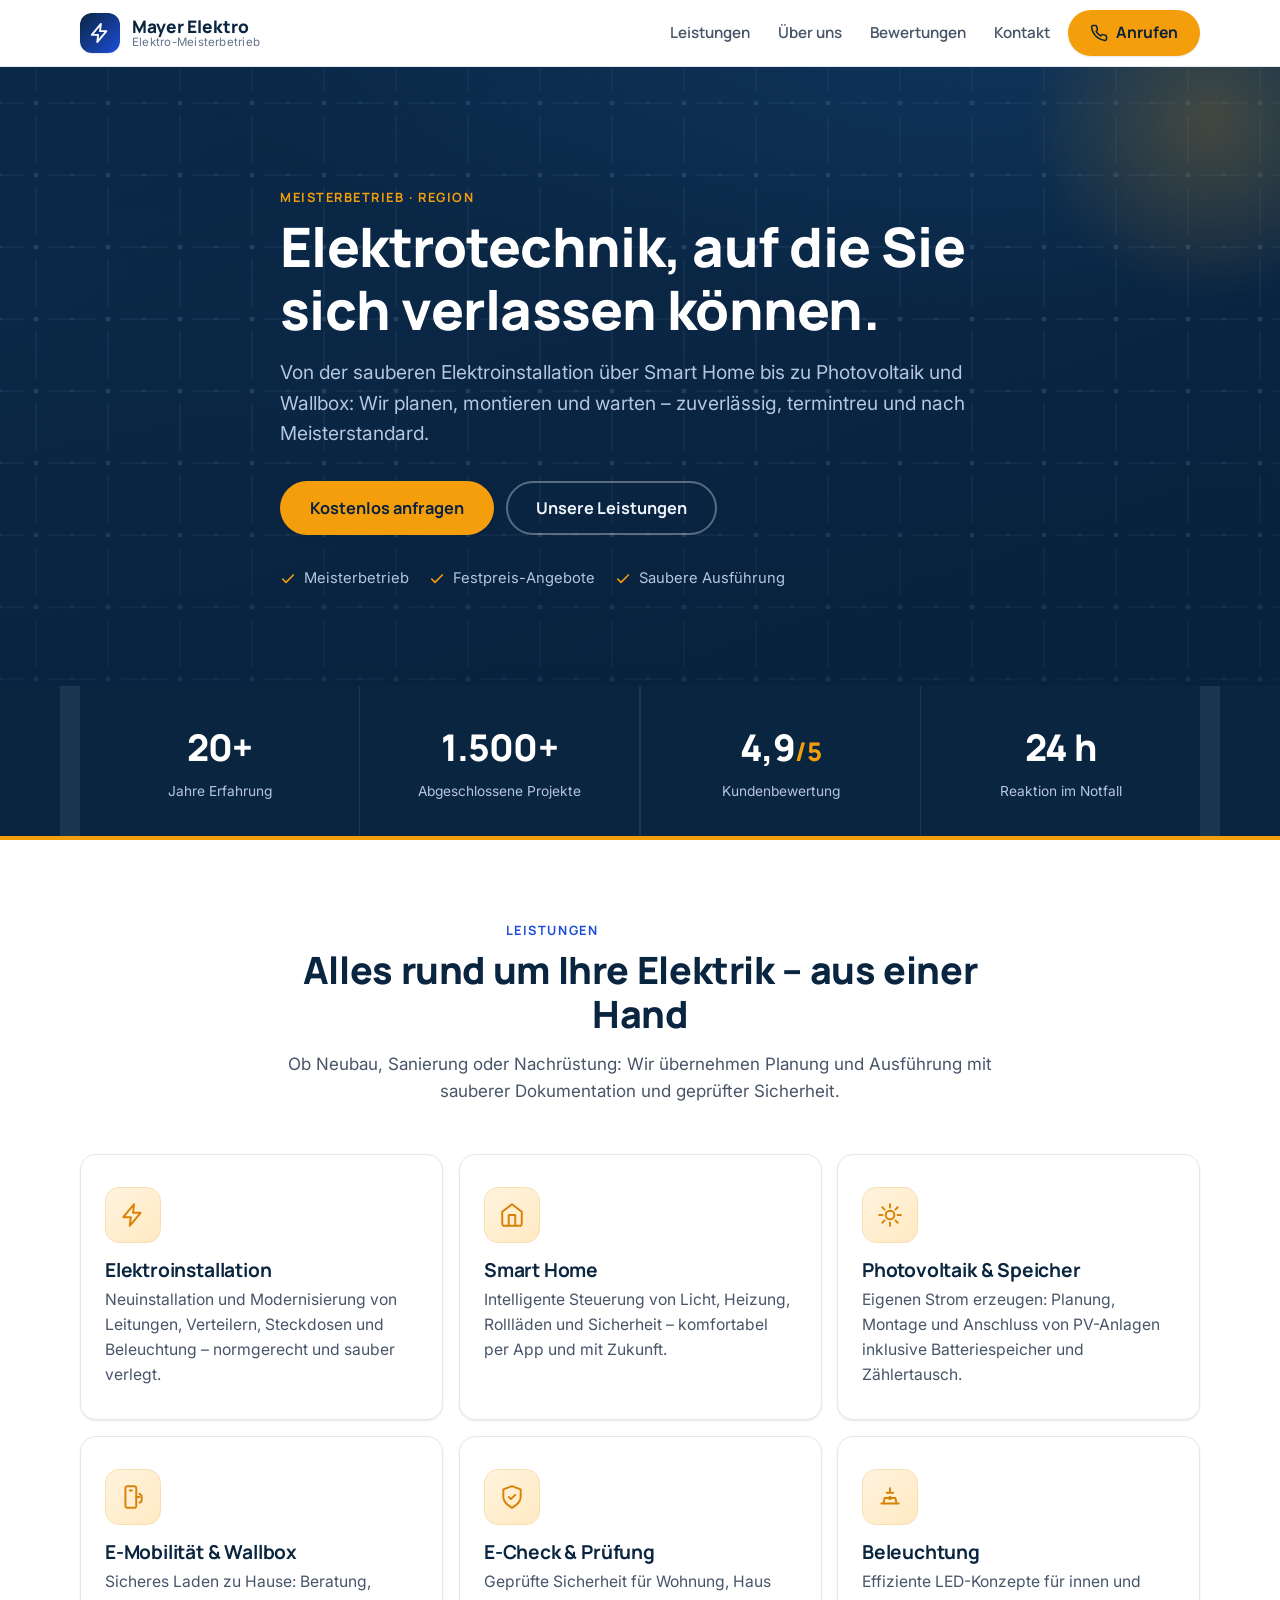
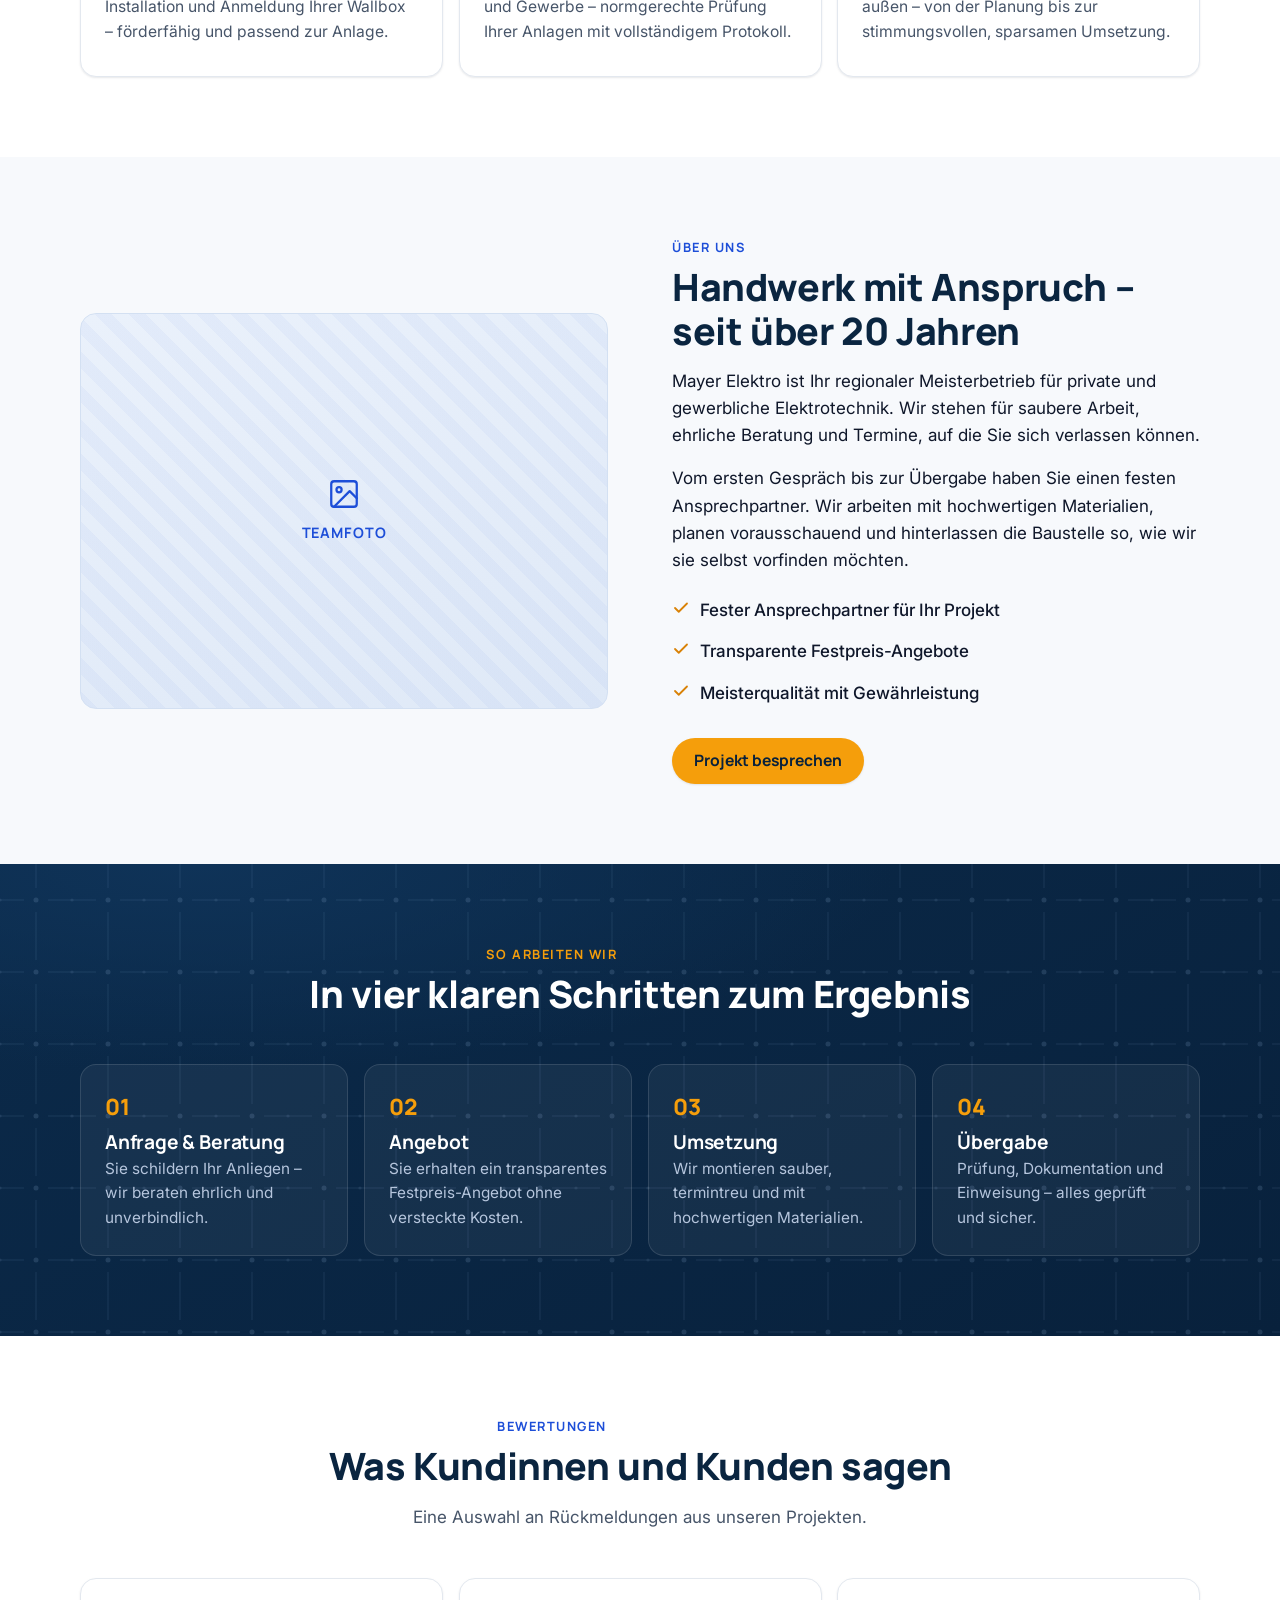
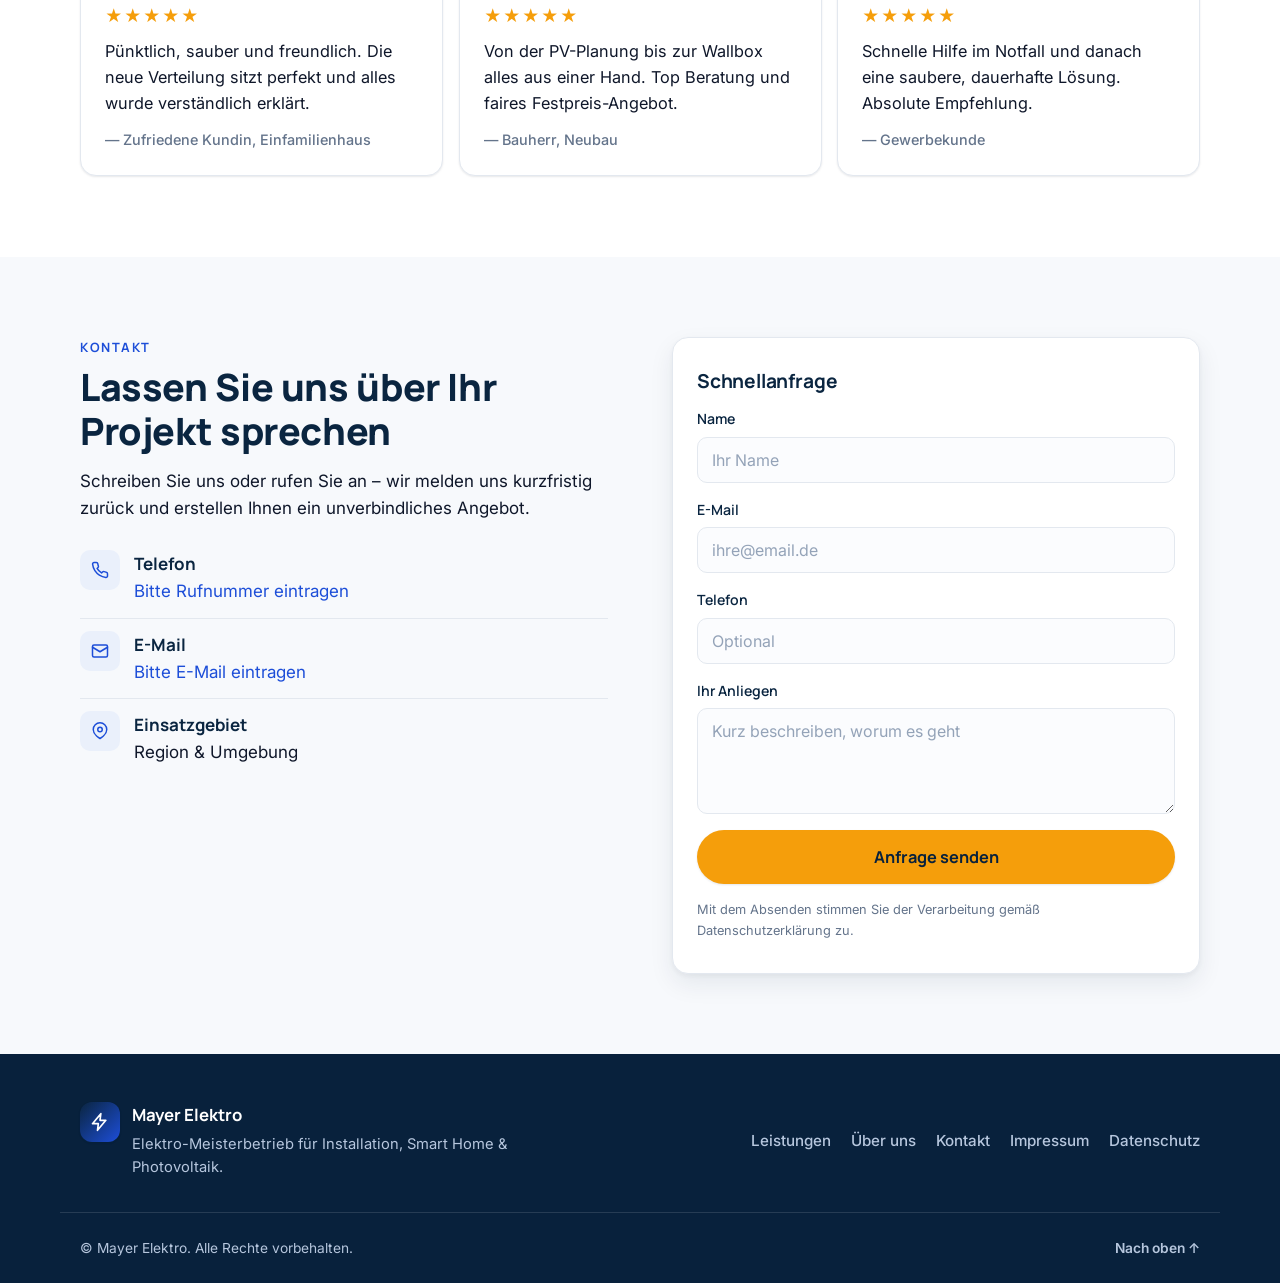
<file: index.html>
<!DOCTYPE html>
<html lang="de">
<head>
  <meta charset="UTF-8" />
  <meta name="viewport" content="width=device-width, initial-scale=1.0" />
  <title>Mayer Elektro – Ihr Elektromeister aus der Region</title>
  <meta name="description" content="Mayer Elektro – Meisterbetrieb für Elektroinstallation, Smart Home, Photovoltaik und E-Mobilität. Zuverlässig, sauber und termintreu." />

  <!-- Fonts (CDN) -->
  <link rel="preconnect" href="https://fonts.googleapis.com" />
  <link rel="preconnect" href="https://fonts.gstatic.com" crossorigin />
  <link href="https://fonts.googleapis.com/css2?family=Inter:wght@400;500;600&family=Manrope:wght@600;700;800&display=swap" rel="stylesheet" />

  <link rel="stylesheet" href="styles.css" />
</head>
<body>

  <!-- ===================== HEADER ===================== -->
  <header class="site-header" id="top">
    <div class="container header-inner">
      <a class="brand" href="index.html" aria-label="Mayer Elektro Startseite">
        <span class="brand-mark" aria-hidden="true">
          <svg viewBox="0 0 24 24" width="22" height="22" fill="none" stroke="currentColor" stroke-width="2" stroke-linecap="round" stroke-linejoin="round">
            <path d="M13 2 3 14h7l-1 8 10-12h-7l1-8z" />
          </svg>
        </span>
        <span class="brand-text">
          <span class="brand-name">Mayer&nbsp;Elektro</span>
          <span class="brand-sub">Elektro-Meisterbetrieb</span>
        </span>
      </a>

      <nav class="main-nav" aria-label="Hauptnavigation">
        <a href="#leistungen">Leistungen</a>
        <a href="#ueber-uns">Über&nbsp;uns</a>
        <a href="#bewertungen">Bewertungen</a>
        <a href="#kontakt">Kontakt</a>
      </nav>

      <a class="btn btn-primary btn-call" href="tel:+490000000000">
        <svg viewBox="0 0 24 24" width="18" height="18" fill="none" stroke="currentColor" stroke-width="2" stroke-linecap="round" stroke-linejoin="round" aria-hidden="true">
          <path d="M22 16.92v3a2 2 0 0 1-2.18 2 19.79 19.79 0 0 1-8.63-3.07 19.5 19.5 0 0 1-6-6 19.79 19.79 0 0 1-3.07-8.67A2 2 0 0 1 4.11 2h3a2 2 0 0 1 2 1.72c.13.96.36 1.9.7 2.81a2 2 0 0 1-.45 2.11L8.09 9.91a16 16 0 0 0 6 6l1.27-1.27a2 2 0 0 1 2.11-.45c.9.34 1.85.57 2.81.7A2 2 0 0 1 22 16.92z" />
        </svg>
        <span class="btn-call-label">Anrufen</span>
      </a>
    </div>
  </header>

  <main>

    <!-- ===================== HERO ===================== -->
    <section class="hero">
      <!-- dezentes technisches Muster + Glow, rein per SVG/CSS -->
      <div class="hero-bg" aria-hidden="true">
        <svg class="hero-pattern" xmlns="http://www.w3.org/2000/svg" width="100%" height="100%">
          <defs>
            <pattern id="circuit" width="72" height="72" patternUnits="userSpaceOnUse">
              <path d="M0 36 H24 M48 36 H72 M36 0 V24 M36 48 V72" stroke="rgba(148,180,220,0.16)" stroke-width="1" fill="none" />
              <circle cx="36" cy="36" r="2.5" fill="rgba(148,180,220,0.22)" />
              <circle cx="0"  cy="36" r="1.6" fill="rgba(148,180,220,0.14)" />
              <circle cx="72" cy="36" r="1.6" fill="rgba(148,180,220,0.14)" />
            </pattern>
          </defs>
          <rect width="100%" height="100%" fill="url(#circuit)" />
        </svg>
        <span class="hero-glow"></span>
      </div>

      <div class="container hero-inner">
        <p class="eyebrow eyebrow-light reveal">Meisterbetrieb · Region</p>
        <h1 class="reveal">Elektrotechnik, auf die&nbsp;Sie sich verlassen&nbsp;können.</h1>
        <p class="hero-lead reveal">
          Von der sauberen Elektroinstallation über Smart Home bis zu Photovoltaik
          und Wallbox: Wir planen, montieren und warten – zuverlässig, termintreu
          und nach Meisterstandard.
        </p>
        <div class="hero-actions reveal">
          <a class="btn btn-primary btn-lg" href="#kontakt">Kostenlos anfragen</a>
          <a class="btn btn-ghost btn-lg" href="#leistungen">Unsere Leistungen</a>
        </div>

        <ul class="hero-badges reveal" aria-label="Ihre Vorteile">
          <li><svg viewBox="0 0 24 24" width="16" height="16" fill="none" stroke="currentColor" stroke-width="2.4" stroke-linecap="round" stroke-linejoin="round"><path d="M20 6 9 17l-5-5"/></svg>Meisterbetrieb</li>
          <li><svg viewBox="0 0 24 24" width="16" height="16" fill="none" stroke="currentColor" stroke-width="2.4" stroke-linecap="round" stroke-linejoin="round"><path d="M20 6 9 17l-5-5"/></svg>Festpreis-Angebote</li>
          <li><svg viewBox="0 0 24 24" width="16" height="16" fill="none" stroke="currentColor" stroke-width="2.4" stroke-linecap="round" stroke-linejoin="round"><path d="M20 6 9 17l-5-5"/></svg>Saubere Ausführung</li>
        </ul>
      </div>
    </section>

    <!-- ===================== STATS / TRUST ===================== -->
    <section class="stats-band" aria-label="Zahlen &amp; Fakten">
      <div class="container stats-grid">
        <div class="stat reveal">
          <span class="stat-num">20+</span>
          <span class="stat-label">Jahre Erfahrung</span>
        </div>
        <div class="stat reveal">
          <span class="stat-num">1.500+</span>
          <span class="stat-label">Abgeschlossene Projekte</span>
        </div>
        <div class="stat reveal">
          <span class="stat-num">4,9<span class="stat-unit">/5</span></span>
          <span class="stat-label">Kundenbewertung</span>
        </div>
        <div class="stat reveal">
          <span class="stat-num">24&nbsp;h</span>
          <span class="stat-label">Reaktion im Notfall</span>
        </div>
      </div>
    </section>

    <!-- ===================== LEISTUNGEN ===================== -->
    <section class="section" id="leistungen">
      <div class="container">
        <header class="section-head reveal">
          <p class="eyebrow">Leistungen</p>
          <h2>Alles rund um Ihre Elektrik – aus einer Hand</h2>
          <p class="section-intro">
            Ob Neubau, Sanierung oder Nachrüstung: Wir übernehmen Planung und
            Ausführung mit sauberer Dokumentation und geprüfter Sicherheit.
          </p>
        </header>

        <div class="cards-grid">
          <article class="card reveal">
            <span class="card-icon" aria-hidden="true">
              <svg viewBox="0 0 24 24" width="26" height="26" fill="none" stroke="currentColor" stroke-width="1.8" stroke-linecap="round" stroke-linejoin="round"><path d="M13 2 3 14h7l-1 8 10-12h-7l1-8z"/></svg>
            </span>
            <h3>Elektroinstallation</h3>
            <p>Neuinstallation und Modernisierung von Leitungen, Verteilern, Steckdosen und Beleuchtung – normgerecht und sauber verlegt.</p>
          </article>

          <article class="card reveal">
            <span class="card-icon" aria-hidden="true">
              <svg viewBox="0 0 24 24" width="26" height="26" fill="none" stroke="currentColor" stroke-width="1.8" stroke-linecap="round" stroke-linejoin="round"><path d="M3 9l9-7 9 7v11a2 2 0 0 1-2 2H5a2 2 0 0 1-2-2z"/><path d="M9 22V12h6v10"/></svg>
            </span>
            <h3>Smart Home</h3>
            <p>Intelligente Steuerung von Licht, Heizung, Rollläden und Sicherheit – komfortabel per App und mit Zukunft.</p>
          </article>

          <article class="card reveal">
            <span class="card-icon" aria-hidden="true">
              <svg viewBox="0 0 24 24" width="26" height="26" fill="none" stroke="currentColor" stroke-width="1.8" stroke-linecap="round" stroke-linejoin="round"><circle cx="12" cy="12" r="4"/><path d="M12 2v3M12 19v3M2 12h3M19 12h3M4.9 4.9l2.1 2.1M17 17l2.1 2.1M19.1 4.9 17 7M7 17l-2.1 2.1"/></svg>
            </span>
            <h3>Photovoltaik &amp; Speicher</h3>
            <p>Eigenen Strom erzeugen: Planung, Montage und Anschluss von PV-Anlagen inklusive Batteriespeicher und Zählertausch.</p>
          </article>

          <article class="card reveal">
            <span class="card-icon" aria-hidden="true">
              <svg viewBox="0 0 24 24" width="26" height="26" fill="none" stroke="currentColor" stroke-width="1.8" stroke-linecap="round" stroke-linejoin="round"><rect x="5" y="2" width="10" height="20" rx="2"/><path d="M9 6h2M18 9l2 2v4a2 2 0 0 1-2 2"/><path d="M15 12h3"/></svg>
            </span>
            <h3>E-Mobilität &amp; Wallbox</h3>
            <p>Sicheres Laden zu Hause: Beratung, Installation und Anmeldung Ihrer Wallbox – förderfähig und passend zur Anlage.</p>
          </article>

          <article class="card reveal">
            <span class="card-icon" aria-hidden="true">
              <svg viewBox="0 0 24 24" width="26" height="26" fill="none" stroke="currentColor" stroke-width="1.8" stroke-linecap="round" stroke-linejoin="round"><path d="M12 22s8-4 8-10V5l-8-3-8 3v7c0 6 8 10 8 10z"/><path d="M9 12l2 2 4-4"/></svg>
            </span>
            <h3>E-Check &amp; Prüfung</h3>
            <p>Geprüfte Sicherheit für Wohnung, Haus und Gewerbe – normgerechte Prüfung Ihrer Anlagen mit vollständigem Protokoll.</p>
          </article>

          <article class="card reveal">
            <span class="card-icon" aria-hidden="true">
              <svg viewBox="0 0 24 24" width="26" height="26" fill="none" stroke="currentColor" stroke-width="1.8" stroke-linecap="round" stroke-linejoin="round"><path d="M4 18h16M6 18l1-5h10l1 5M12 4v4M9 8h6"/><circle cx="12" cy="13" r="1"/></svg>
            </span>
            <h3>Beleuchtung</h3>
            <p>Effiziente LED-Konzepte für innen und außen – von der Planung bis zur stimmungsvollen, sparsamen Umsetzung.</p>
          </article>
        </div>
      </div>
    </section>

    <!-- ===================== ÜBER UNS ===================== -->
    <section class="section section-alt" id="ueber-uns">
      <div class="container about-grid">
        <div class="about-media reveal">
          <div class="media-placeholder" role="img" aria-label="Platzhalter für Teamfoto">
            <svg viewBox="0 0 24 24" width="34" height="34" fill="none" stroke="currentColor" stroke-width="1.6" stroke-linecap="round" stroke-linejoin="round" aria-hidden="true"><rect x="3" y="3" width="18" height="18" rx="2"/><circle cx="8.5" cy="9" r="1.8"/><path d="m21 15-5-5L5 21"/></svg>
            <span>Teamfoto</span>
          </div>
        </div>

        <div class="about-body reveal">
          <p class="eyebrow">Über uns</p>
          <h2>Handwerk mit Anspruch – seit über 20 Jahren</h2>
          <p>
            Mayer Elektro ist Ihr regionaler Meisterbetrieb für private und
            gewerbliche Elektrotechnik. Wir stehen für saubere Arbeit, ehrliche
            Beratung und Termine, auf die Sie sich verlassen können.
          </p>
          <p>
            Vom ersten Gespräch bis zur Übergabe haben Sie einen festen
            Ansprechpartner. Wir arbeiten mit hochwertigen Materialien, planen
            vorausschauend und hinterlassen die Baustelle so, wie wir sie selbst
            vorfinden möchten.
          </p>
          <ul class="check-list">
            <li><svg viewBox="0 0 24 24" width="18" height="18" fill="none" stroke="currentColor" stroke-width="2.4" stroke-linecap="round" stroke-linejoin="round"><path d="M20 6 9 17l-5-5"/></svg> Fester Ansprechpartner für Ihr Projekt</li>
            <li><svg viewBox="0 0 24 24" width="18" height="18" fill="none" stroke="currentColor" stroke-width="2.4" stroke-linecap="round" stroke-linejoin="round"><path d="M20 6 9 17l-5-5"/></svg> Transparente Festpreis-Angebote</li>
            <li><svg viewBox="0 0 24 24" width="18" height="18" fill="none" stroke="currentColor" stroke-width="2.4" stroke-linecap="round" stroke-linejoin="round"><path d="M20 6 9 17l-5-5"/></svg> Meisterqualität mit Gewährleistung</li>
          </ul>
          <a class="btn btn-primary" href="#kontakt">Projekt besprechen</a>
        </div>
      </div>
    </section>

    <!-- ===================== DARK ACCENT / ABLAUF ===================== -->
    <section class="section section-dark">
      <div class="hero-bg" aria-hidden="true">
        <svg class="hero-pattern" xmlns="http://www.w3.org/2000/svg" width="100%" height="100%">
          <rect width="100%" height="100%" fill="url(#circuit)" />
        </svg>
      </div>
      <div class="container">
        <header class="section-head section-head-light reveal">
          <p class="eyebrow eyebrow-light">So arbeiten wir</p>
          <h2>In vier klaren Schritten zum Ergebnis</h2>
        </header>

        <ol class="steps">
          <li class="step reveal">
            <span class="step-num">01</span>
            <h3>Anfrage &amp; Beratung</h3>
            <p>Sie schildern Ihr Anliegen – wir beraten ehrlich und unverbindlich.</p>
          </li>
          <li class="step reveal">
            <span class="step-num">02</span>
            <h3>Angebot</h3>
            <p>Sie erhalten ein transparentes Festpreis-Angebot ohne versteckte Kosten.</p>
          </li>
          <li class="step reveal">
            <span class="step-num">03</span>
            <h3>Umsetzung</h3>
            <p>Wir montieren sauber, termintreu und mit hochwertigen Materialien.</p>
          </li>
          <li class="step reveal">
            <span class="step-num">04</span>
            <h3>Übergabe</h3>
            <p>Prüfung, Dokumentation und Einweisung – alles geprüft und sicher.</p>
          </li>
        </ol>
      </div>
    </section>

    <!-- ===================== BEWERTUNGEN ===================== -->
    <section class="section" id="bewertungen">
      <div class="container">
        <header class="section-head reveal">
          <p class="eyebrow">Bewertungen</p>
          <h2>Was Kundinnen und Kunden sagen</h2>
          <p class="section-intro">Eine Auswahl an Rückmeldungen aus unseren Projekten.</p>
        </header>

        <div class="reviews-grid">
          <figure class="review reveal">
            <div class="stars" aria-label="5 von 5 Sternen">★★★★★</div>
            <blockquote>Pünktlich, sauber und freundlich. Die neue Verteilung sitzt perfekt und alles wurde verständlich erklärt.</blockquote>
            <figcaption>— Zufriedene Kundin, Einfamilienhaus</figcaption>
          </figure>
          <figure class="review reveal">
            <div class="stars" aria-label="5 von 5 Sternen">★★★★★</div>
            <blockquote>Von der PV-Planung bis zur Wallbox alles aus einer Hand. Top Beratung und faires Festpreis-Angebot.</blockquote>
            <figcaption>— Bauherr, Neubau</figcaption>
          </figure>
          <figure class="review reveal">
            <div class="stars" aria-label="5 von 5 Sternen">★★★★★</div>
            <blockquote>Schnelle Hilfe im Notfall und danach eine saubere, dauerhafte Lösung. Absolute Empfehlung.</blockquote>
            <figcaption>— Gewerbekunde</figcaption>
          </figure>
        </div>
      </div>
    </section>

    <!-- ===================== KONTAKT / CTA ===================== -->
    <section class="section section-alt" id="kontakt">
      <div class="container contact-grid">
        <div class="contact-intro reveal">
          <p class="eyebrow">Kontakt</p>
          <h2>Lassen Sie uns über Ihr Projekt sprechen</h2>
          <p>
            Schreiben Sie uns oder rufen Sie an – wir melden uns kurzfristig
            zurück und erstellen Ihnen ein unverbindliches Angebot.
          </p>

          <ul class="contact-list">
            <li>
              <span class="contact-ico" aria-hidden="true"><svg viewBox="0 0 24 24" width="18" height="18" fill="none" stroke="currentColor" stroke-width="2" stroke-linecap="round" stroke-linejoin="round"><path d="M22 16.92v3a2 2 0 0 1-2.18 2 19.79 19.79 0 0 1-8.63-3.07 19.5 19.5 0 0 1-6-6 19.79 19.79 0 0 1-3.07-8.67A2 2 0 0 1 4.11 2h3a2 2 0 0 1 2 1.72c.13.96.36 1.9.7 2.81a2 2 0 0 1-.45 2.11L8.09 9.91a16 16 0 0 0 6 6l1.27-1.27a2 2 0 0 1 2.11-.45c.9.34 1.85.57 2.81.7A2 2 0 0 1 22 16.92z"/></svg></span>
              <span><strong>Telefon</strong><br /><a href="tel:+490000000000">Bitte Rufnummer eintragen</a></span>
            </li>
            <li>
              <span class="contact-ico" aria-hidden="true"><svg viewBox="0 0 24 24" width="18" height="18" fill="none" stroke="currentColor" stroke-width="2" stroke-linecap="round" stroke-linejoin="round"><rect x="2" y="4" width="20" height="16" rx="2"/><path d="m22 7-10 6L2 7"/></svg></span>
              <span><strong>E-Mail</strong><br /><a href="mailto:info@example.de">Bitte E-Mail eintragen</a></span>
            </li>
            <li>
              <span class="contact-ico" aria-hidden="true"><svg viewBox="0 0 24 24" width="18" height="18" fill="none" stroke="currentColor" stroke-width="2" stroke-linecap="round" stroke-linejoin="round"><path d="M21 10c0 7-9 12-9 12s-9-5-9-12a9 9 0 0 1 18 0z"/><circle cx="12" cy="10" r="3"/></svg></span>
              <span><strong>Einsatzgebiet</strong><br />Region &amp; Umgebung</span>
            </li>
          </ul>
        </div>

        <div class="contact-card reveal">
          <h3>Schnellanfrage</h3>
          <form class="contact-form" onsubmit="return false;">
            <label>Name
              <input type="text" name="name" autocomplete="name" placeholder="Ihr Name" />
            </label>
            <label>E-Mail
              <input type="email" name="email" autocomplete="email" placeholder="ihre@email.de" />
            </label>
            <label>Telefon
              <input type="tel" name="phone" autocomplete="tel" placeholder="Optional" />
            </label>
            <label>Ihr Anliegen
              <textarea name="message" rows="4" placeholder="Kurz beschreiben, worum es geht"></textarea>
            </label>
            <button class="btn btn-primary btn-lg btn-block" type="submit">Anfrage senden</button>
            <p class="form-note">Mit dem Absenden stimmen Sie der Verarbeitung gemäß Datenschutzerklärung zu.</p>
          </form>
        </div>
      </div>
    </section>

  </main>

  <!-- ===================== FOOTER ===================== -->
  <footer class="site-footer">
    <div class="container footer-inner">
      <div class="footer-brand">
        <span class="brand-mark" aria-hidden="true">
          <svg viewBox="0 0 24 24" width="20" height="20" fill="none" stroke="currentColor" stroke-width="2" stroke-linecap="round" stroke-linejoin="round"><path d="M13 2 3 14h7l-1 8 10-12h-7l1-8z"/></svg>
        </span>
        <div>
          <strong>Mayer Elektro</strong>
          <p>Elektro-Meisterbetrieb für Installation, Smart Home &amp; Photovoltaik.</p>
        </div>
      </div>

      <nav class="footer-nav" aria-label="Footer">
        <a href="#leistungen">Leistungen</a>
        <a href="#ueber-uns">Über uns</a>
        <a href="#kontakt">Kontakt</a>
        <a href="impressum.html">Impressum</a>
        <a href="datenschutz.html">Datenschutz</a>
      </nav>
    </div>
    <div class="container footer-bottom">
      <p>© Mayer Elektro. Alle Rechte vorbehalten.</p>
      <a href="#top" class="footer-top">Nach oben ↑</a>
    </div>
  </footer>

  <script>
    // Dezente Scroll-Reveals (sparsam, respektiert reduzierte Bewegung)
    (function () {
      var els = document.querySelectorAll('.reveal');
      if (!('IntersectionObserver' in window) ||
          window.matchMedia('(prefers-reduced-motion: reduce)').matches) {
        els.forEach(function (el) { el.classList.add('is-visible'); });
        return;
      }
      var io = new IntersectionObserver(function (entries) {
        entries.forEach(function (e) {
          if (e.isIntersecting) { e.target.classList.add('is-visible'); io.unobserve(e.target); }
        });
      }, { threshold: 0.12, rootMargin: '0px 0px -8% 0px' });
      els.forEach(function (el) { io.observe(el); });
    })();
  </script>
</body>
</html>
</file>
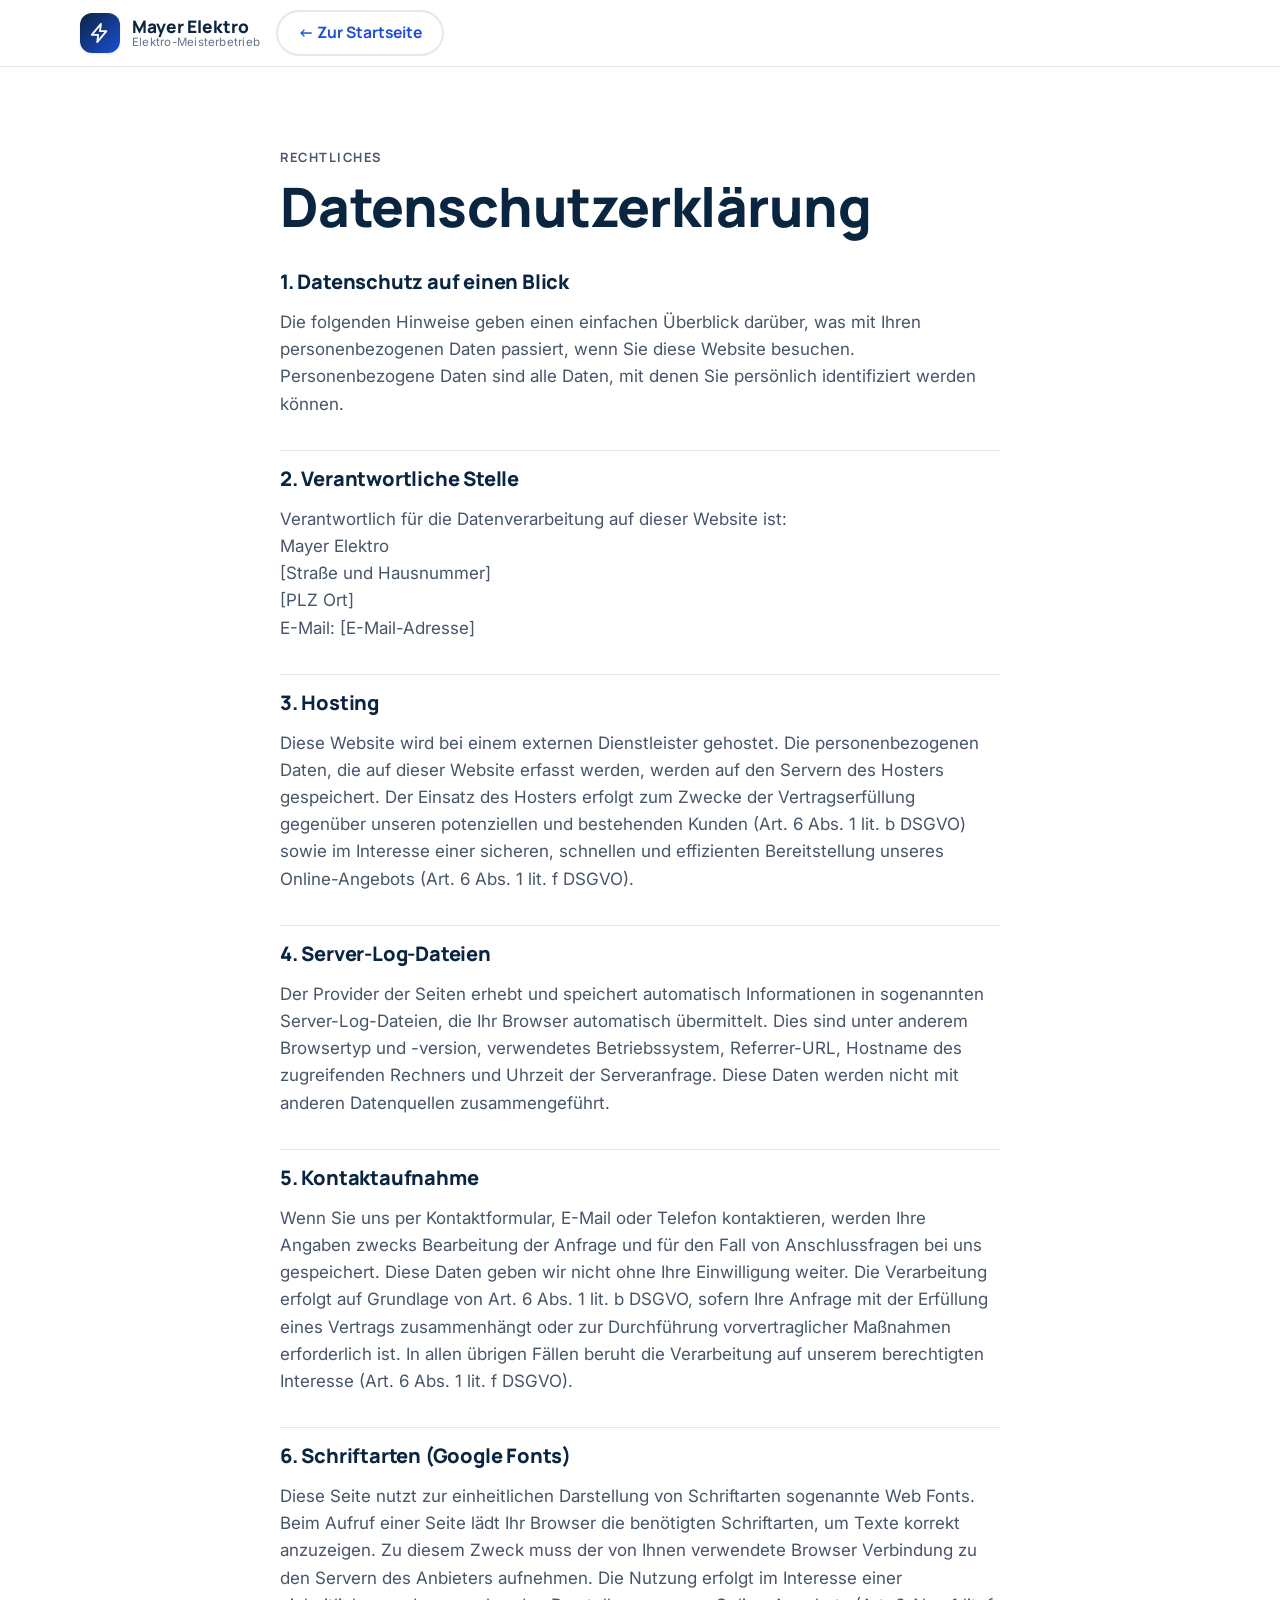
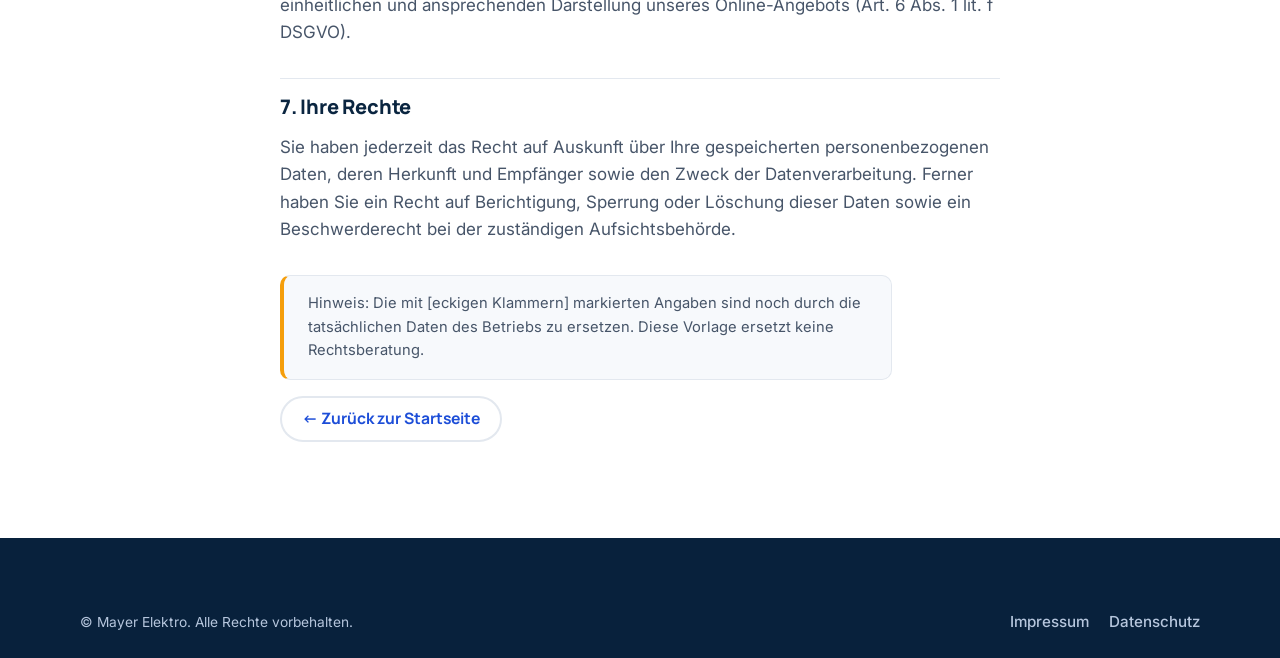
<file: datenschutz.html>
<!DOCTYPE html>
<html lang="de">
<head>
  <meta charset="UTF-8" />
  <meta name="viewport" content="width=device-width, initial-scale=1.0" />
  <title>Datenschutzerklärung – Mayer Elektro</title>
  <meta name="description" content="Datenschutzerklärung der Website von Mayer Elektro." />
  <link rel="preconnect" href="https://fonts.googleapis.com" />
  <link rel="preconnect" href="https://fonts.gstatic.com" crossorigin />
  <link href="https://fonts.googleapis.com/css2?family=Inter:wght@400;500;600&family=Manrope:wght@600;700;800&display=swap" rel="stylesheet" />
  <link rel="stylesheet" href="styles.css" />
</head>
<body>
  <header class="site-header">
    <div class="container header-inner">
      <a class="brand" href="index.html" aria-label="Mayer Elektro Startseite">
        <span class="brand-mark" aria-hidden="true">
          <svg viewBox="0 0 24 24" width="22" height="22" fill="none" stroke="currentColor" stroke-width="2" stroke-linecap="round" stroke-linejoin="round"><path d="M13 2 3 14h7l-1 8 10-12h-7l1-8z"/></svg>
        </span>
        <span class="brand-text">
          <span class="brand-name">Mayer&nbsp;Elektro</span>
          <span class="brand-sub">Elektro-Meisterbetrieb</span>
        </span>
      </a>
      <a class="btn btn-outline btn-call" href="index.html">← Zur Startseite</a>
    </div>
  </header>

  <main class="section">
    <div class="container legal">
      <p class="eyebrow">Rechtliches</p>
      <h1>Datenschutzerklärung</h1>

      <h2>1. Datenschutz auf einen Blick</h2>
      <p>
        Die folgenden Hinweise geben einen einfachen Überblick darüber, was mit
        Ihren personenbezogenen Daten passiert, wenn Sie diese Website besuchen.
        Personenbezogene Daten sind alle Daten, mit denen Sie persönlich
        identifiziert werden können.
      </p>

      <h2>2. Verantwortliche Stelle</h2>
      <p>
        Verantwortlich für die Datenverarbeitung auf dieser Website ist:<br />
        Mayer Elektro<br />
        [Straße und Hausnummer]<br />
        [PLZ Ort]<br />
        E-Mail: [E-Mail-Adresse]
      </p>

      <h2>3. Hosting</h2>
      <p>
        Diese Website wird bei einem externen Dienstleister gehostet. Die
        personenbezogenen Daten, die auf dieser Website erfasst werden, werden
        auf den Servern des Hosters gespeichert. Der Einsatz des Hosters erfolgt
        zum Zwecke der Vertragserfüllung gegenüber unseren potenziellen und
        bestehenden Kunden (Art. 6 Abs. 1 lit. b DSGVO) sowie im Interesse einer
        sicheren, schnellen und effizienten Bereitstellung unseres Online-Angebots
        (Art. 6 Abs. 1 lit. f DSGVO).
      </p>

      <h2>4. Server-Log-Dateien</h2>
      <p>
        Der Provider der Seiten erhebt und speichert automatisch Informationen in
        sogenannten Server-Log-Dateien, die Ihr Browser automatisch übermittelt.
        Dies sind unter anderem Browsertyp und -version, verwendetes Betriebssystem,
        Referrer-URL, Hostname des zugreifenden Rechners und Uhrzeit der
        Serveranfrage. Diese Daten werden nicht mit anderen Datenquellen
        zusammengeführt.
      </p>

      <h2>5. Kontaktaufnahme</h2>
      <p>
        Wenn Sie uns per Kontaktformular, E-Mail oder Telefon kontaktieren, werden
        Ihre Angaben zwecks Bearbeitung der Anfrage und für den Fall von
        Anschlussfragen bei uns gespeichert. Diese Daten geben wir nicht ohne Ihre
        Einwilligung weiter. Die Verarbeitung erfolgt auf Grundlage von Art. 6
        Abs. 1 lit. b DSGVO, sofern Ihre Anfrage mit der Erfüllung eines Vertrags
        zusammenhängt oder zur Durchführung vorvertraglicher Maßnahmen erforderlich
        ist. In allen übrigen Fällen beruht die Verarbeitung auf unserem
        berechtigten Interesse (Art. 6 Abs. 1 lit. f DSGVO).
      </p>

      <h2>6. Schriftarten (Google Fonts)</h2>
      <p>
        Diese Seite nutzt zur einheitlichen Darstellung von Schriftarten
        sogenannte Web Fonts. Beim Aufruf einer Seite lädt Ihr Browser die
        benötigten Schriftarten, um Texte korrekt anzuzeigen. Zu diesem Zweck muss
        der von Ihnen verwendete Browser Verbindung zu den Servern des Anbieters
        aufnehmen. Die Nutzung erfolgt im Interesse einer einheitlichen und
        ansprechenden Darstellung unseres Online-Angebots (Art. 6 Abs. 1 lit. f
        DSGVO).
      </p>

      <h2>7. Ihre Rechte</h2>
      <p>
        Sie haben jederzeit das Recht auf Auskunft über Ihre gespeicherten
        personenbezogenen Daten, deren Herkunft und Empfänger sowie den Zweck der
        Datenverarbeitung. Ferner haben Sie ein Recht auf Berichtigung, Sperrung
        oder Löschung dieser Daten sowie ein Beschwerderecht bei der zuständigen
        Aufsichtsbehörde.
      </p>

      <p class="legal-hint">
        Hinweis: Die mit [eckigen Klammern] markierten Angaben sind noch durch die
        tatsächlichen Daten des Betriebs zu ersetzen. Diese Vorlage ersetzt keine
        Rechtsberatung.
      </p>

      <p><a class="btn btn-outline" href="index.html">← Zurück zur Startseite</a></p>
    </div>
  </main>

  <footer class="site-footer">
    <div class="container footer-bottom">
      <p>© Mayer Elektro. Alle Rechte vorbehalten.</p>
      <nav class="footer-nav" aria-label="Footer">
        <a href="impressum.html">Impressum</a>
        <a href="datenschutz.html">Datenschutz</a>
      </nav>
    </div>
  </footer>
</body>
</html>
</file>
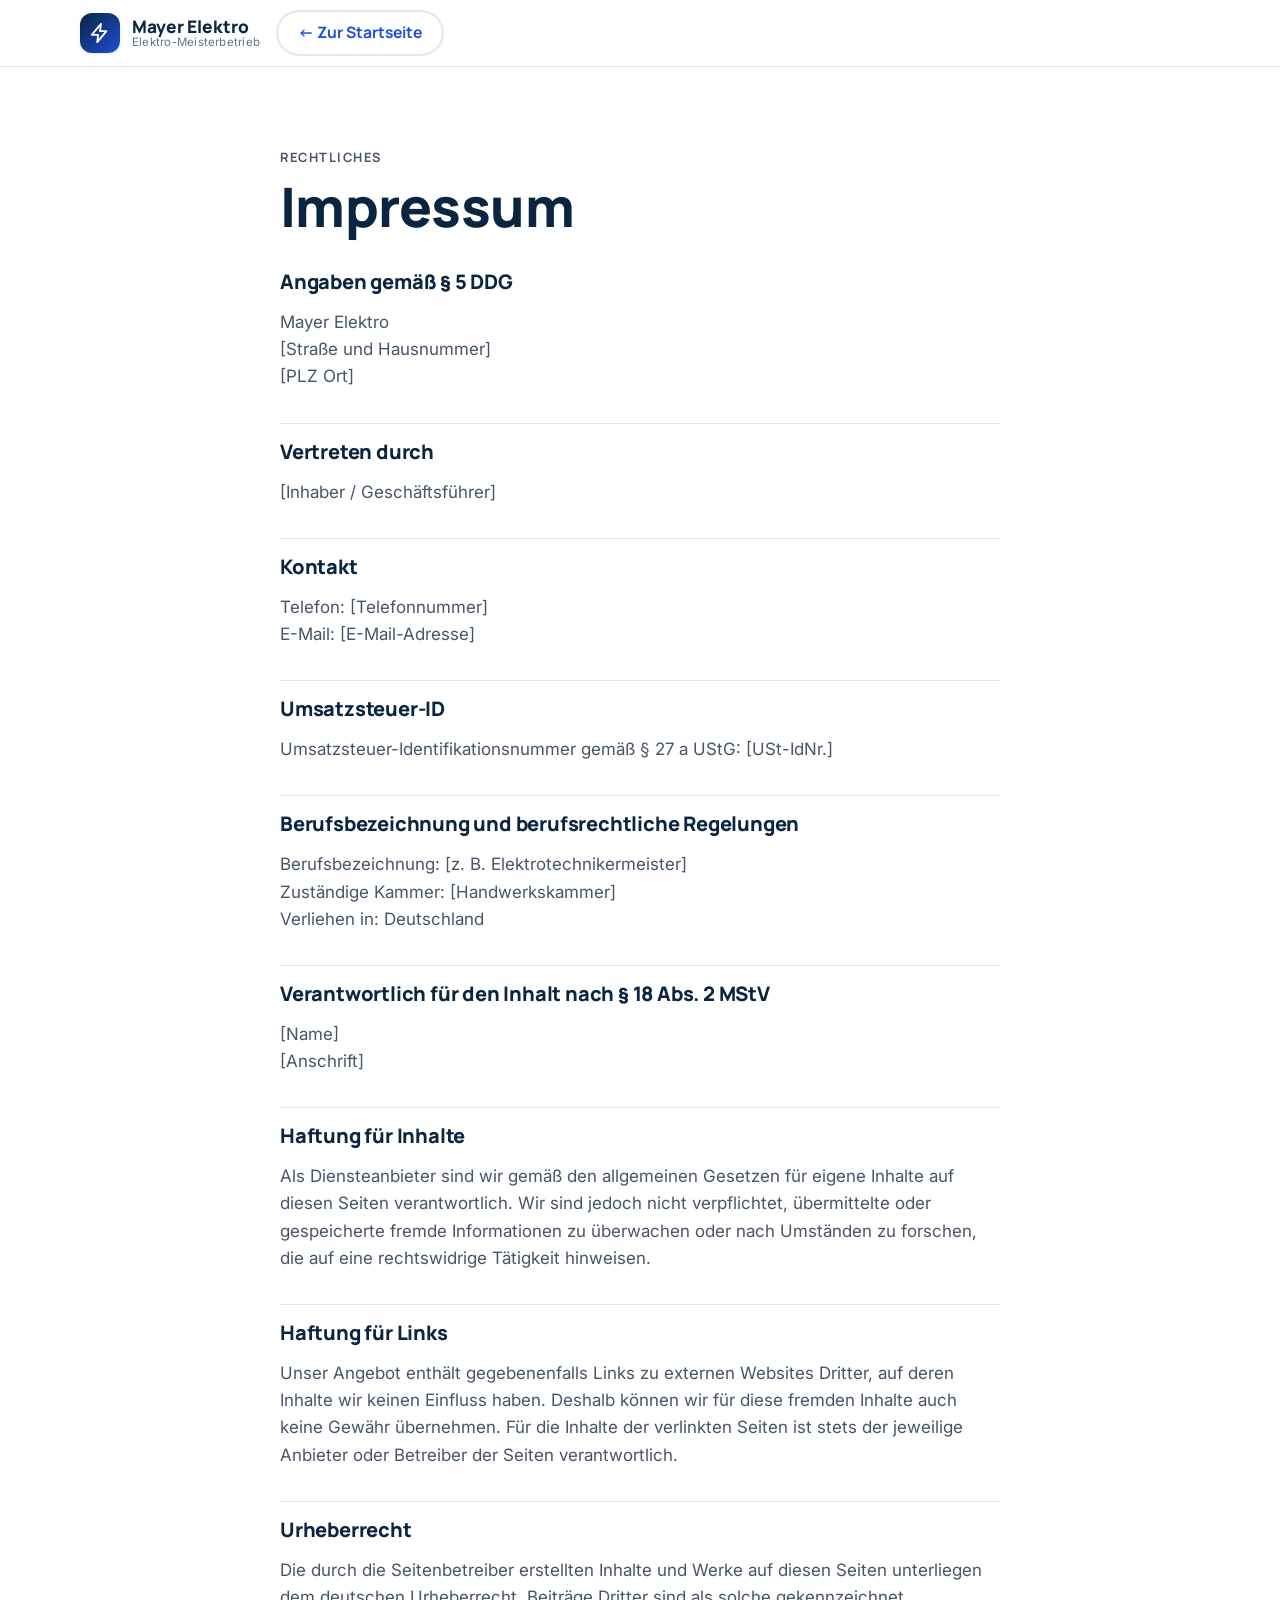
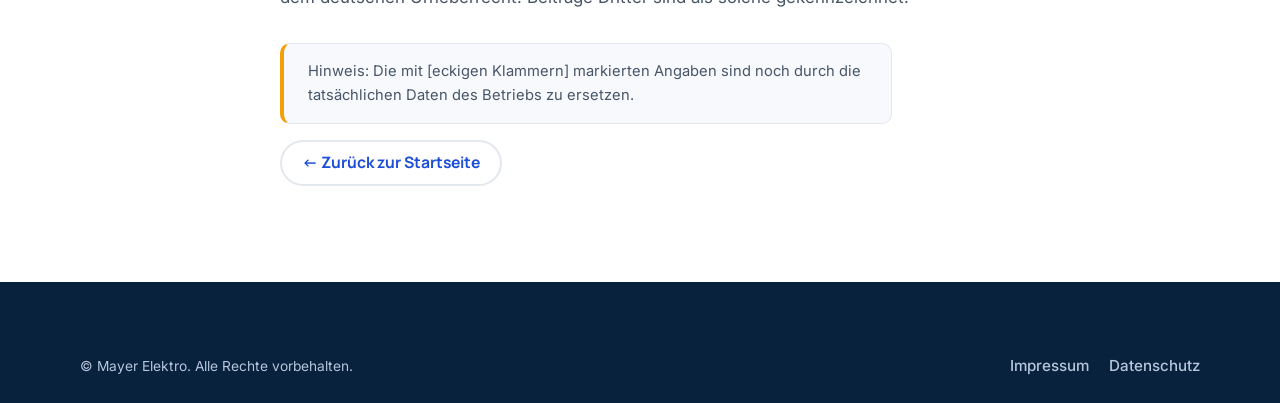
<file: impressum.html>
<!DOCTYPE html>
<html lang="de">
<head>
  <meta charset="UTF-8" />
  <meta name="viewport" content="width=device-width, initial-scale=1.0" />
  <title>Impressum – Mayer Elektro</title>
  <meta name="description" content="Impressum der Website von Mayer Elektro." />
  <link rel="preconnect" href="https://fonts.googleapis.com" />
  <link rel="preconnect" href="https://fonts.gstatic.com" crossorigin />
  <link href="https://fonts.googleapis.com/css2?family=Inter:wght@400;500;600&family=Manrope:wght@600;700;800&display=swap" rel="stylesheet" />
  <link rel="stylesheet" href="styles.css" />
</head>
<body>
  <header class="site-header">
    <div class="container header-inner">
      <a class="brand" href="index.html" aria-label="Mayer Elektro Startseite">
        <span class="brand-mark" aria-hidden="true">
          <svg viewBox="0 0 24 24" width="22" height="22" fill="none" stroke="currentColor" stroke-width="2" stroke-linecap="round" stroke-linejoin="round"><path d="M13 2 3 14h7l-1 8 10-12h-7l1-8z"/></svg>
        </span>
        <span class="brand-text">
          <span class="brand-name">Mayer&nbsp;Elektro</span>
          <span class="brand-sub">Elektro-Meisterbetrieb</span>
        </span>
      </a>
      <a class="btn btn-outline btn-call" href="index.html">← Zur Startseite</a>
    </div>
  </header>

  <main class="section">
    <div class="container legal">
      <p class="eyebrow">Rechtliches</p>
      <h1>Impressum</h1>

      <h2>Angaben gemäß § 5 DDG</h2>
      <p>
        Mayer Elektro<br />
        [Straße und Hausnummer]<br />
        [PLZ Ort]
      </p>

      <h2>Vertreten durch</h2>
      <p>[Inhaber / Geschäftsführer]</p>

      <h2>Kontakt</h2>
      <p>
        Telefon: [Telefonnummer]<br />
        E-Mail: [E-Mail-Adresse]
      </p>

      <h2>Umsatzsteuer-ID</h2>
      <p>Umsatzsteuer-Identifikationsnummer gemäß § 27 a UStG: [USt-IdNr.]</p>

      <h2>Berufsbezeichnung und berufsrechtliche Regelungen</h2>
      <p>
        Berufsbezeichnung: [z. B. Elektrotechnikermeister]<br />
        Zuständige Kammer: [Handwerkskammer]<br />
        Verliehen in: Deutschland
      </p>

      <h2>Verantwortlich für den Inhalt nach § 18 Abs. 2 MStV</h2>
      <p>
        [Name]<br />
        [Anschrift]
      </p>

      <h2>Haftung für Inhalte</h2>
      <p>
        Als Diensteanbieter sind wir gemäß den allgemeinen Gesetzen für eigene
        Inhalte auf diesen Seiten verantwortlich. Wir sind jedoch nicht
        verpflichtet, übermittelte oder gespeicherte fremde Informationen zu
        überwachen oder nach Umständen zu forschen, die auf eine rechtswidrige
        Tätigkeit hinweisen.
      </p>

      <h2>Haftung für Links</h2>
      <p>
        Unser Angebot enthält gegebenenfalls Links zu externen Websites Dritter,
        auf deren Inhalte wir keinen Einfluss haben. Deshalb können wir für diese
        fremden Inhalte auch keine Gewähr übernehmen. Für die Inhalte der
        verlinkten Seiten ist stets der jeweilige Anbieter oder Betreiber der
        Seiten verantwortlich.
      </p>

      <h2>Urheberrecht</h2>
      <p>
        Die durch die Seitenbetreiber erstellten Inhalte und Werke auf diesen
        Seiten unterliegen dem deutschen Urheberrecht. Beiträge Dritter sind als
        solche gekennzeichnet.
      </p>

      <p class="legal-hint">
        Hinweis: Die mit [eckigen Klammern] markierten Angaben sind noch durch
        die tatsächlichen Daten des Betriebs zu ersetzen.
      </p>

      <p><a class="btn btn-outline" href="index.html">← Zurück zur Startseite</a></p>
    </div>
  </main>

  <footer class="site-footer">
    <div class="container footer-bottom">
      <p>© Mayer Elektro. Alle Rechte vorbehalten.</p>
      <nav class="footer-nav" aria-label="Footer">
        <a href="impressum.html">Impressum</a>
        <a href="datenschutz.html">Datenschutz</a>
      </nav>
    </div>
  </footer>
</body>
</html>
</file>
<file: styles.css>
/* ============================================================
   Mayer Elektro – Design System
   Mobile-first · WCAG-AA Kontraste · 8px-Raster
   ============================================================ */

:root {
  /* Farben */
  --navy-900: #08213c;
  --navy-800: #0a2540;
  --navy-700: #0b2a4a;
  --blue-600: #1d4ed8;
  --blue-700: #1a43b8;
  --amber-500: #f59e0b;
  --amber-600: #d98207;

  --ink: #0f172a;      /* Haupttext */
  --ink-soft: #475569; /* Sekundärtext */
  --ink-mute: #64748b;
  --line: #e3e8ef;     /* Trennlinien */
  --white: #ffffff;
  --gray-50: #f7f9fc;  /* Abschnittswechsel */
  --gray-100: #eef2f7;

  /* Text auf dunklem Grund */
  --on-dark: #eef4fb;
  --on-dark-soft: #b6c6dd;

  /* Typo */
  --font-head: "Manrope", system-ui, -apple-system, Segoe UI, Roboto, sans-serif;
  --font-body: "Inter", system-ui, -apple-system, Segoe UI, Roboto, sans-serif;

  /* Raster / Spacing (8px) */
  --sp-1: 8px;
  --sp-2: 16px;
  --sp-3: 24px;
  --sp-4: 32px;
  --sp-6: 48px;
  --sp-8: 64px;
  --sp-10: 80px;

  --maxw: 1160px;
  --radius: 16px;
  --radius-sm: 10px;

  --shadow-sm: 0 1px 2px rgba(10, 37, 64, .06), 0 1px 3px rgba(10, 37, 64, .05);
  --shadow-md: 0 10px 24px rgba(10, 37, 64, .08), 0 2px 6px rgba(10, 37, 64, .05);
  --shadow-lg: 0 20px 45px rgba(10, 37, 64, .14);

  --ease: cubic-bezier(.22, .61, .36, 1);
}

/* ---------- Reset / Basis ---------- */
* { box-sizing: border-box; }
html { scroll-behavior: smooth; -webkit-text-size-adjust: 100%; }

body {
  margin: 0;
  font-family: var(--font-body);
  font-size: 17px;
  line-height: 1.6;
  color: var(--ink);
  background: var(--white);
  -webkit-font-smoothing: antialiased;
  text-rendering: optimizeLegibility;
}

img, svg { display: block; max-width: 100%; }

h1, h2, h3 {
  font-family: var(--font-head);
  color: var(--navy-800);
  line-height: 1.15;
  letter-spacing: -0.01em;
  margin: 0 0 var(--sp-2);
}

h1 { font-size: clamp(2rem, 6vw, 3.4rem); font-weight: 800; }
h2 { font-size: clamp(1.55rem, 4.4vw, 2.35rem); font-weight: 800; }
h3 { font-size: 1.2rem; font-weight: 700; }

p { margin: 0 0 var(--sp-2); max-width: 68ch; }

a { color: var(--blue-600); text-decoration: none; }
a:hover { color: var(--blue-700); }

/* ---------- Layout ---------- */
.container {
  width: 100%;
  max-width: var(--maxw);
  margin: 0 auto;
  padding-inline: 20px;
}

.section {
  position: relative;
  padding-block: var(--sp-8);
}
.section-alt { background: var(--gray-50); }

.section-head { max-width: 720px; margin: 0 auto var(--sp-6); text-align: center; }
.section-head .section-intro { margin-inline: auto; color: var(--ink-soft); }

.eyebrow {
  font-family: var(--font-head);
  font-weight: 700;
  font-size: .8rem;
  letter-spacing: .12em;
  text-transform: uppercase;
  color: var(--blue-600);
  margin: 0 0 var(--sp-1);
}
.eyebrow-light { color: var(--amber-500); }

/* ---------- Buttons ---------- */
.btn {
  --btn-h: 46px;
  display: inline-flex;
  align-items: center;
  justify-content: center;
  gap: 8px;
  min-height: var(--btn-h);
  padding: 0 20px;
  border-radius: 999px;
  font-family: var(--font-head);
  font-weight: 700;
  font-size: .98rem;
  line-height: 1;
  cursor: pointer;
  border: 2px solid transparent;
  transition: transform .18s var(--ease), box-shadow .18s var(--ease),
              background-color .18s var(--ease), color .18s var(--ease),
              border-color .18s var(--ease);
  white-space: nowrap;
}
.btn:active { transform: translateY(1px); }

.btn-primary {
  background: var(--amber-500);
  color: var(--navy-900);
  box-shadow: var(--shadow-sm);
}
.btn-primary:hover { background: var(--amber-600); color: var(--navy-900); box-shadow: var(--shadow-md); transform: translateY(-1px); }

.btn-ghost {
  background: transparent;
  color: var(--on-dark);
  border-color: rgba(238, 244, 251, .35);
}
.btn-ghost:hover { background: rgba(238, 244, 251, .10); color: var(--white); border-color: rgba(238, 244, 251, .6); }

/* Sekundär (Outline auf hell) */
.btn-outline {
  background: transparent;
  color: var(--blue-600);
  border-color: var(--line);
}
.btn-outline:hover { border-color: var(--blue-600); background: #fff; }

.btn-lg { --btn-h: 54px; padding: 0 28px; font-size: 1.02rem; }
.btn-block { width: 100%; }

/* ---------- Header ---------- */
.site-header {
  position: sticky;
  top: 0;
  z-index: 50;
  background: rgba(255, 255, 255, .88);
  backdrop-filter: saturate(160%) blur(10px);
  border-bottom: 1px solid var(--line);
}
.header-inner {
  display: flex;
  align-items: center;
  gap: var(--sp-2);
  height: 66px;
}

.brand { display: inline-flex; align-items: center; gap: 12px; color: var(--navy-800); }
.brand-mark {
  display: inline-flex;
  align-items: center;
  justify-content: center;
  width: 40px; height: 40px;
  border-radius: 12px;
  background: linear-gradient(135deg, var(--navy-800), var(--blue-600));
  color: #fff;
  flex: none;
  box-shadow: var(--shadow-sm);
}
.brand-text { display: flex; flex-direction: column; line-height: 1.1; }
.brand-name { font-family: var(--font-head); font-weight: 800; font-size: 1.08rem; color: var(--navy-800); }
.brand-sub { font-size: .72rem; color: var(--ink-mute); letter-spacing: .02em; }

.main-nav { display: none; margin-left: auto; gap: var(--sp-3); }
.main-nav a {
  font-family: var(--font-head);
  font-weight: 600;
  font-size: .95rem;
  color: var(--ink-soft);
  padding: 6px 2px;
}
.main-nav a:hover { color: var(--navy-800); }

.btn-call { margin-left: auto; }
.btn-call-label { display: none; }

/* ---------- Hero ---------- */
.hero {
  position: relative;
  overflow: hidden;
  color: var(--on-dark);
  background:
    radial-gradient(120% 90% at 80% -10%, #103a63 0%, transparent 55%),
    linear-gradient(160deg, var(--navy-700) 0%, var(--navy-900) 100%);
  padding-block: var(--sp-10) var(--sp-8);
}
.hero-bg { position: absolute; inset: 0; pointer-events: none; }
.hero-pattern { position: absolute; inset: 0; width: 100%; height: 100%; opacity: .8; }
.hero-glow {
  position: absolute;
  top: -140px; right: -120px;
  width: 380px; height: 380px;
  background: radial-gradient(circle, rgba(245, 158, 11, .28) 0%, rgba(245, 158, 11, 0) 68%);
  filter: blur(8px);
}
.hero::after {
  /* weicher Verlauf für sichere Lesbarkeit + sanfter Übergang nach unten */
  content: "";
  position: absolute; inset: 0;
  background: linear-gradient(180deg, rgba(8, 33, 60, .18) 0%, rgba(8, 33, 60, .0) 40%, rgba(8, 33, 60, .35) 100%);
  pointer-events: none;
}
.hero-inner { position: relative; z-index: 1; max-width: 760px; }
.hero h1 { color: #fff; }
.hero-lead { color: var(--on-dark-soft); font-size: 1.12rem; max-width: 60ch; margin-bottom: var(--sp-4); }

.hero-actions { display: flex; flex-wrap: wrap; gap: 12px; margin-bottom: var(--sp-4); }

.hero-badges {
  list-style: none; margin: 0; padding: 0;
  display: flex; flex-wrap: wrap; gap: 10px 20px;
}
.hero-badges li {
  display: inline-flex; align-items: center; gap: 8px;
  font-size: .92rem; color: var(--on-dark-soft);
}
.hero-badges svg { color: var(--amber-500); flex: none; }

/* ---------- Stats ---------- */
.stats-band {
  background: var(--navy-800);
  color: var(--on-dark);
  border-bottom: 4px solid var(--amber-500);
}
.stats-grid {
  display: grid;
  grid-template-columns: repeat(2, 1fr);
  gap: 1px;
  background: rgba(255, 255, 255, .08);
  border-radius: 0;
}
.stat {
  background: var(--navy-800);
  padding: var(--sp-4) var(--sp-2);
  text-align: center;
}
.stat-num {
  display: block;
  font-family: var(--font-head);
  font-weight: 800;
  font-size: clamp(1.7rem, 6vw, 2.3rem);
  color: #fff;
  letter-spacing: -0.02em;
}
.stat-unit { color: var(--amber-500); font-size: .7em; }
.stat-label { font-size: .86rem; color: var(--on-dark-soft); }

/* ---------- Cards / Leistungen ---------- */
.cards-grid {
  display: grid;
  grid-template-columns: 1fr;
  gap: var(--sp-2);
}
.card {
  background: #fff;
  border: 1px solid var(--line);
  border-radius: var(--radius);
  padding: var(--sp-4) var(--sp-3);
  box-shadow: var(--shadow-sm);
  transition: transform .22s var(--ease), box-shadow .22s var(--ease), border-color .22s var(--ease);
}
.card:hover {
  transform: translateY(-4px);
  box-shadow: var(--shadow-lg);
  border-color: #d4deeb;
}
.card-icon {
  display: inline-flex;
  align-items: center;
  justify-content: center;
  width: 56px; height: 56px;
  border-radius: 14px;
  margin-bottom: var(--sp-2);
  color: var(--amber-600);
  background: linear-gradient(135deg, #fff4df, #ffe9c2);
  border: 1px solid #f7dfb2;
}
.card h3 { margin-bottom: 6px; }
.card p { color: var(--ink-soft); margin: 0; font-size: .98rem; }

/* ---------- Über uns ---------- */
.about-grid {
  display: grid;
  grid-template-columns: 1fr;
  gap: var(--sp-4);
  align-items: center;
}
.media-placeholder {
  display: flex;
  flex-direction: column;
  align-items: center;
  justify-content: center;
  gap: 10px;
  aspect-ratio: 4 / 3;
  border-radius: var(--radius);
  color: var(--blue-600);
  background:
    repeating-linear-gradient(45deg, rgba(29, 78, 216, .04) 0 12px, rgba(29, 78, 216, 0) 12px 24px),
    linear-gradient(160deg, #eaf1fb, #dfe9f7);
  border: 1px solid #d3e0f2;
}
.media-placeholder span {
  font-family: var(--font-head);
  font-weight: 700;
  font-size: .9rem;
  letter-spacing: .06em;
  text-transform: uppercase;
  color: var(--blue-600);
}

.check-list { list-style: none; margin: 0 0 var(--sp-3); padding: 0; }
.check-list li {
  display: flex; align-items: flex-start; gap: 10px;
  padding: 7px 0;
  color: var(--ink);
  font-weight: 500;
}
.check-list svg { color: var(--amber-600); flex: none; margin-top: 2px; }

/* ---------- Dark accent / Steps ---------- */
.section-dark {
  position: relative;
  overflow: hidden;
  color: var(--on-dark);
  background:
    radial-gradient(100% 80% at 15% 0%, #0f3358 0%, transparent 55%),
    linear-gradient(150deg, var(--navy-700), var(--navy-900));
}
.section-dark .container { position: relative; z-index: 1; }
.section-head-light h2 { color: #fff; }
.section-head-light .section-intro { color: var(--on-dark-soft); }

.steps {
  list-style: none; margin: 0; padding: 0;
  display: grid; grid-template-columns: 1fr; gap: var(--sp-2);
  counter-reset: none;
}
.step {
  background: rgba(255, 255, 255, .05);
  border: 1px solid rgba(255, 255, 255, .12);
  border-radius: var(--radius);
  padding: var(--sp-3);
}
.step-num {
  font-family: var(--font-head);
  font-weight: 800;
  font-size: 1.4rem;
  color: var(--amber-500);
  display: block;
  margin-bottom: 6px;
}
.step h3 { color: #fff; margin-bottom: 4px; }
.step p { color: var(--on-dark-soft); margin: 0; font-size: .96rem; }

/* ---------- Bewertungen ---------- */
.reviews-grid {
  display: grid;
  grid-template-columns: 1fr;
  gap: var(--sp-2);
}
.review {
  background: #fff;
  border: 1px solid var(--line);
  border-radius: var(--radius);
  padding: var(--sp-3);
  box-shadow: var(--shadow-sm);
  margin: 0;
}
.stars { color: var(--amber-500); letter-spacing: 2px; font-size: 1.05rem; margin-bottom: 8px; }
.review blockquote { margin: 0 0 12px; color: var(--ink); font-size: 1.02rem; }
.review figcaption { color: var(--ink-mute); font-size: .9rem; font-weight: 500; }

/* ---------- Kontakt ---------- */
.contact-grid {
  display: grid;
  grid-template-columns: 1fr;
  gap: var(--sp-4);
}
.contact-list { list-style: none; margin: var(--sp-2) 0 0; padding: 0; }
.contact-list li { display: flex; gap: 14px; padding: 12px 0; border-top: 1px solid var(--line); }
.contact-list li:first-child { border-top: 0; }
.contact-ico {
  display: inline-flex; align-items: center; justify-content: center;
  width: 40px; height: 40px; flex: none;
  border-radius: 10px;
  background: #eaf0fb; color: var(--blue-600);
}
.contact-list strong { color: var(--navy-800); font-family: var(--font-head); }

.contact-card {
  background: #fff;
  border: 1px solid var(--line);
  border-radius: var(--radius);
  padding: var(--sp-4) var(--sp-3);
  box-shadow: var(--shadow-md);
}
.contact-card h3 { margin-bottom: var(--sp-2); }
.contact-form { display: grid; gap: var(--sp-2); }
.contact-form label {
  display: grid; gap: 6px;
  font-family: var(--font-head);
  font-weight: 600;
  font-size: .88rem;
  color: var(--navy-800);
}
.contact-form input,
.contact-form textarea {
  font-family: var(--font-body);
  font-size: 1rem;
  color: var(--ink);
  padding: 12px 14px;
  border: 1px solid var(--line);
  border-radius: var(--radius-sm);
  background: #fbfcfe;
  transition: border-color .16s var(--ease), box-shadow .16s var(--ease);
  width: 100%;
}
.contact-form input::placeholder,
.contact-form textarea::placeholder { color: #94a3b8; }
.contact-form input:focus,
.contact-form textarea:focus {
  outline: none;
  border-color: var(--blue-600);
  box-shadow: 0 0 0 3px rgba(29, 78, 216, .16);
  background: #fff;
}
.form-note { font-size: .8rem; color: var(--ink-mute); margin: 0; }

/* ---------- Footer ---------- */
.site-footer {
  background: var(--navy-900);
  color: var(--on-dark-soft);
  padding-block: var(--sp-6) var(--sp-3);
}
.footer-inner {
  display: grid;
  grid-template-columns: 1fr;
  gap: var(--sp-4);
  padding-bottom: var(--sp-4);
  border-bottom: 1px solid rgba(255, 255, 255, .12);
}
.footer-brand { display: flex; gap: 12px; align-items: flex-start; }
.footer-brand strong { color: #fff; font-family: var(--font-head); font-size: 1.05rem; }
.footer-brand p { color: var(--on-dark-soft); font-size: .92rem; margin: 4px 0 0; max-width: 42ch; }
.footer-nav { display: flex; flex-wrap: wrap; gap: 8px 20px; }
.footer-nav a { color: var(--on-dark-soft); font-weight: 500; font-size: .95rem; }
.footer-nav a:hover { color: #fff; }
.footer-bottom {
  display: flex; flex-wrap: wrap; gap: 10px;
  justify-content: space-between; align-items: center;
  padding-top: var(--sp-3);
  font-size: .86rem;
}
.footer-bottom p { margin: 0; }
.footer-top { color: var(--on-dark-soft); font-weight: 600; }
.footer-top:hover { color: #fff; }

/* ---------- Rechtliche Seiten ---------- */
.legal { max-width: 760px; margin: 0 auto; }
.legal h1 { margin-bottom: var(--sp-4); }
.legal h2 {
  font-size: 1.25rem;
  margin-top: var(--sp-4);
  padding-top: var(--sp-2);
  border-top: 1px solid var(--line);
}
.legal h2:first-of-type { border-top: 0; padding-top: 0; }
.legal p { color: var(--ink-soft); }
.legal-hint {
  background: var(--gray-50);
  border: 1px solid var(--line);
  border-left: 4px solid var(--amber-500);
  border-radius: var(--radius-sm);
  padding: var(--sp-2) var(--sp-3);
  font-size: .92rem;
  margin-top: var(--sp-4);
}

/* ---------- Fokus-Zustände (Barrierefreiheit) ---------- */
a:focus-visible,
button:focus-visible,
input:focus-visible,
textarea:focus-visible,
.btn:focus-visible {
  outline: 3px solid var(--amber-500);
  outline-offset: 2px;
  border-radius: 6px;
}

/* ---------- Reveal-Animationen ---------- */
.reveal {
  opacity: 0;
  transform: translateY(16px);
  transition: opacity .6s var(--ease), transform .6s var(--ease);
  will-change: opacity, transform;
}
.reveal.is-visible { opacity: 1; transform: none; }

@media (prefers-reduced-motion: reduce) {
  * { scroll-behavior: auto !important; }
  .reveal { opacity: 1; transform: none; transition: none; }
  .btn, .card { transition: none; }
}

/* ============================================================
   Breakpoints
   ============================================================ */

/* Kleine Tablets */
@media (min-width: 560px) {
  .stats-grid { grid-template-columns: repeat(4, 1fr); }
  .cards-grid { grid-template-columns: repeat(2, 1fr); }
  .reviews-grid { grid-template-columns: repeat(2, 1fr); }
  .steps { grid-template-columns: repeat(2, 1fr); }
  .btn-call-label { display: inline; }
}

/* Tablet / kleiner Desktop */
@media (min-width: 860px) {
  body { font-size: 17px; }
  .section { padding-block: var(--sp-10); }
  .main-nav { display: flex; }
  .btn-call { margin-left: 0; }
  .cards-grid { grid-template-columns: repeat(3, 1fr); }
  .reviews-grid { grid-template-columns: repeat(3, 1fr); }
  .steps { grid-template-columns: repeat(4, 1fr); }
  .about-grid { grid-template-columns: 1fr 1fr; gap: var(--sp-8); }
  .contact-grid { grid-template-columns: 1fr 1fr; gap: var(--sp-8); }
  .footer-inner { grid-template-columns: 1.4fr 1fr; align-items: center; }
  .footer-nav { justify-content: flex-end; }
  .hero { padding-block: 120px 96px; }
}

@media (min-width: 1024px) {
  .hero-lead { font-size: 1.2rem; }
}
</file>
